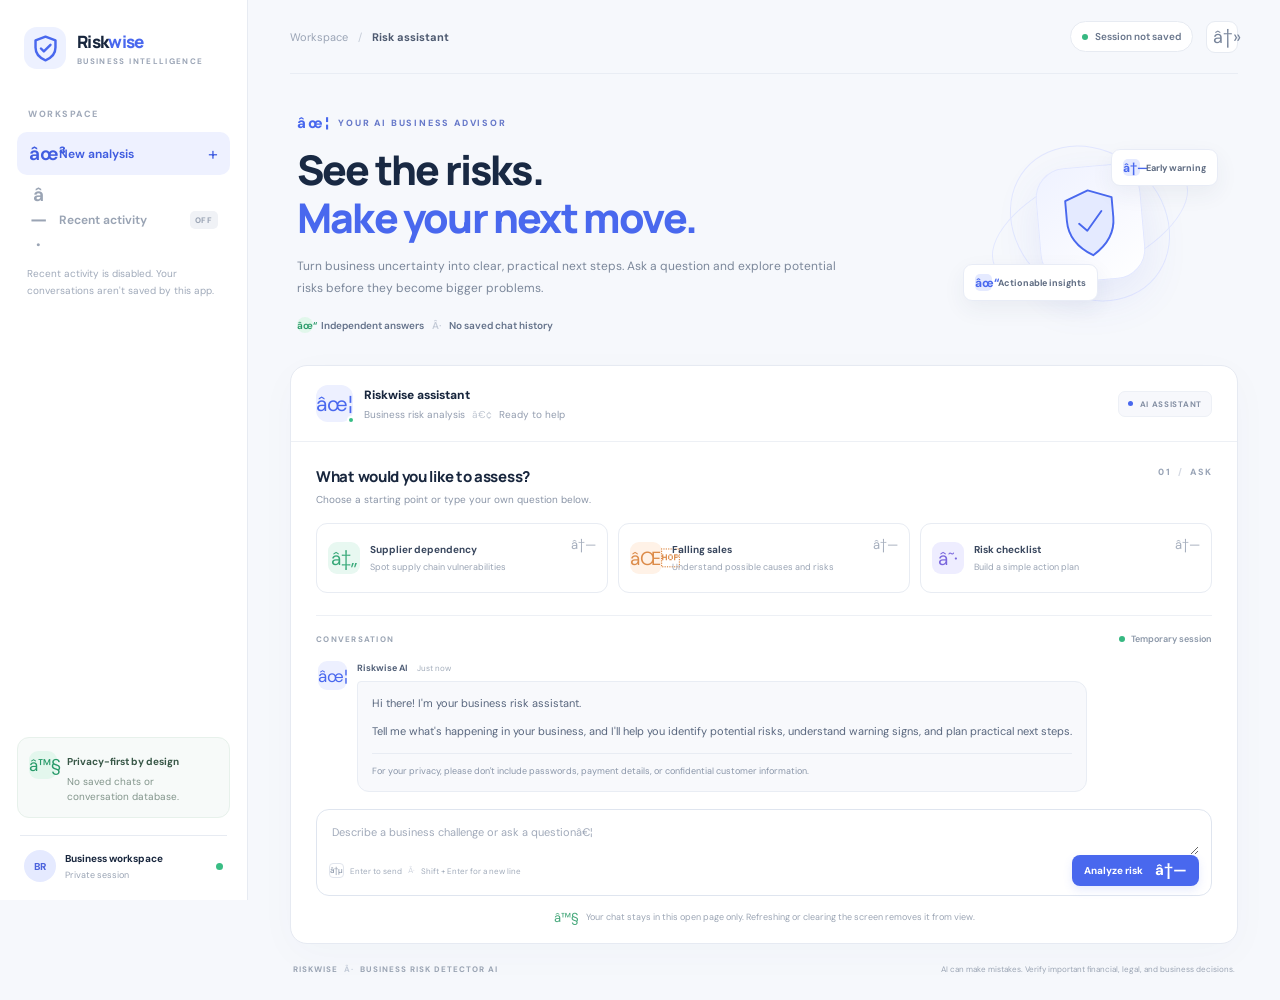
<file: business-risk-detector-ai/docs/index.html>
<!doctype html>
<html lang="en">
<head>
  <meta charset="utf-8">
  <meta name="viewport" content="width=device-width, initial-scale=1">
  <meta name="theme-color" content="#f6f8fc">
  <meta name="description" content="A privacy-conscious AI assistant to help small businesses identify and reduce potential risks.">
  <title>Business Risk Detector AI</title>
  <link rel="preconnect" href="https://fonts.googleapis.com">
  <link rel="preconnect" href="https://fonts.gstatic.com" crossorigin>
  <link href="https://fonts.googleapis.com/css2?family=DM+Sans:wght@400;500;600;700&family=Manrope:wght@400;500;600;700;800&display=swap" rel="stylesheet">
  <link rel="stylesheet" href="styles.css">
</head>
<body>
  <div class="app-shell">
    <aside class="sidebar" aria-label="Main navigation">
      <a class="brand" href="./" aria-label="Business Risk Detector home">
        <span class="brand-icon" aria-hidden="true"><svg viewBox="0 0 32 32"><path d="M16 3 27 7v8c0 7-4.5 11.5-11 14C9.5 26.5 5 22 5 15V7l11-4Z"/><path d="m11 16 3.2 3.2L21.5 12"/></svg></span>
        <span class="brand-name">Risk<span>wise</span><small>BUSINESS INTELLIGENCE</small></span>
      </a>

      <div class="nav-label">WORKSPACE</div>
      <button class="nav-item active" id="newChatBtn" type="button"><span class="nav-icon">âœ³</span> New analysis <span class="plus">+</span></button>
      <div class="nav-item muted-nav"><span class="nav-icon">â—·</span> Recent activity <span class="private-tag">OFF</span></div>
      <p class="sidebar-note">Recent activity is disabled. Your conversations aren't saved by this app.</p>

      <div class="sidebar-bottom">
        <div class="privacy-card"><div class="privacy-icon">â™§</div><div><strong>Privacy-first by design</strong><p>No saved chats or conversation database.</p></div></div>
        <div class="profile"><div class="profile-avatar">BR</div><div class="profile-copy"><strong>Business workspace</strong><span>Private session</span></div><span class="online-dot" title="Ready"></span></div>
      </div>
    </aside>

    <main class="main-content">
      <header class="topbar">
        <div class="breadcrumb"><span>Workspace</span><span class="crumb-slash">/</span><strong>Risk assistant</strong></div>
        <div class="topbar-right"><span class="secure-pill"><span class="secure-dot"></span> Session not saved</span><button class="icon-button" id="clearBtn" type="button" aria-label="Clear current conversation" title="Clear screen">â†»</button></div>
      </header>

      <section class="welcome-section">
        <div class="welcome-copy">
          <div class="eyebrow"><span class="sparkle">âœ¦</span> YOUR AI BUSINESS ADVISOR</div>
          <h1>See the risks.<br><span>Make your next move.</span></h1>
          <p class="welcome-description">Turn business uncertainty into clear, practical next steps. Ask a question and explore potential risks before they become bigger problems.</p>
          <div class="trust-row"><span>âœ“</span> Independent answers <span class="trust-separator">Â·</span> No saved chat history</div>
        </div>
        <div class="hero-art" aria-hidden="true">
          <div class="orbit orbit-one"></div><div class="orbit orbit-two"></div>
          <div class="hero-shield"><svg viewBox="0 0 120 140"><path d="M60 8 103 24v37c0 30-18 52-43 67C35 113 17 91 17 61V24L60 8Z"/><path d="m39 68 14 14 29-34"/></svg></div>
          <span class="float-chip chip-top"><span>â†—</span> Early warning</span><span class="float-chip chip-bottom"><span>âœ“</span> Actionable insights</span>
        </div>
      </section>

      <section class="chat-card" aria-label="Business risk chat">
        <div class="chat-card-header"><div class="assistant-heading"><div class="assistant-avatar"><span>âœ¦</span><i></i></div><div><h2>Riskwise assistant</h2><p>Business risk analysis <span class="header-dot">â€¢</span> Ready to help</p></div></div><div class="model-badge"><span></span> AI ASSISTANT</div></div>

        <div class="chat-content">
          <div class="section-title"><div><h3>What would you like to assess?</h3><p>Choose a starting point or type your own question below.</p></div><span class="step-count">01 <i>/</i> ASK</span></div>
          <div class="prompt-grid" id="suggestions">
            <button class="prompt-card" type="button" data-prompt="My small shop depends on one supplier. What risks should I check and how can I reduce them?"><span class="prompt-icon supplier-icon">â‡„</span><span class="prompt-text"><strong>Supplier dependency</strong><small>Spot supply chain vulnerabilities</small></span><span class="prompt-arrow">â†—</span></button>
            <button class="prompt-card" type="button" data-prompt="My business sales have fallen by 20% this month. Help me identify possible risks, warning signs, and next steps."><span class="prompt-icon sales-icon">âŒ</span><span class="prompt-text"><strong>Falling sales</strong><small>Understand possible causes and risks</small></span><span class="prompt-arrow">â†—</span></button>
            <button class="prompt-card" type="button" data-prompt="Create a practical risk checklist for a small online store, covering payments, customers, suppliers, cybersecurity, and operations."><span class="prompt-icon checklist-icon">â˜·</span><span class="prompt-text"><strong>Risk checklist</strong><small>Build a simple action plan</small></span><span class="prompt-arrow">â†—</span></button>
          </div>

          <div class="conversation-label"><span>CONVERSATION</span><span class="ephemeral"><span></span> Temporary session</span></div>
          <div id="messages" class="messages" aria-live="polite" aria-relevant="additions text">
            <article class="message assistant"><div class="message-avatar">âœ¦</div><div class="message-body"><div class="message-meta"><strong>Riskwise AI</strong><time>Just now</time></div><div class="bubble"><p>Hi there! I'm your business risk assistant.</p><p>Tell me what's happening in your business, and I'll help you identify potential risks, understand warning signs, and plan practical next steps.</p><p class="message-tip">For your privacy, please don't include passwords, payment details, or confidential customer information.</p></div></div></article>
          </div>

          <form id="chatForm" class="composer"><label class="sr-only" for="messageInput">Ask a business risk question</label><textarea id="messageInput" rows="1" maxlength="8000" placeholder="Describe a business challenge or ask a questionâ€¦" required></textarea><div class="composer-footer"><span class="input-hint"><span>â†µ</span> Enter to send <span class="hint-divider">Â·</span> Shift + Enter for a new line</span><button id="sendBtn" class="send-button" type="submit"><span>Analyze risk</span><span class="send-icon">â†—</span></button></div></form>
          <div class="privacy-footnote"><span>â™§</span> Your chat stays in this open page only. Refreshing or clearing the screen removes it from view.</div>
        </div>
      </section>
      <footer class="page-footer"><span>RISKWISE <b>Â·</b> BUSINESS RISK DETECTOR AI</span><span>AI can make mistakes. Verify important financial, legal, and business decisions.</span></footer>
    </main>
  </div>
  <script src="app.js"></script>
</body>
</html>
</file>
<file: business-risk-detector-ai/docs/styles.css>
:root{color-scheme:light;--ink:#18263d;--muted:#7d899c;--line:#e7ebf2;--paper:#fff;--bg:#f6f8fc;--blue:#4968ee;--blue-dark:#3552d7;--mint:#c8f4df;--font:'DM Sans',-apple-system,BlinkMacSystemFont,'Segoe UI',sans-serif;--display:'Manrope','DM Sans',sans-serif}
*{box-sizing:border-box}html{min-width:320px}body{margin:0;min-height:100vh;background:var(--bg);color:var(--ink);font-family:var(--font);font-size:14px;-webkit-font-smoothing:antialiased}button,textarea{font:inherit}button{cursor:pointer}button:focus-visible,textarea:focus-visible{outline:3px solid #9baafc;outline-offset:3px}.app-shell{min-height:100vh;display:grid;grid-template-columns:248px minmax(0,1fr)}.sidebar{position:sticky;top:0;height:100vh;background:#fff;border-right:1px solid var(--line);padding:27px 17px 18px;display:flex;flex-direction:column}.brand{display:flex;align-items:center;gap:11px;padding:0 7px 39px;text-decoration:none;color:var(--ink)}.brand-icon{width:42px;height:42px;border-radius:13px;background:#edf1ff;display:grid;place-items:center}.brand-icon svg{width:29px;fill:none;stroke:var(--blue);stroke-width:2.7;stroke-linecap:round;stroke-linejoin:round}.brand-name{font:800 17px var(--display);letter-spacing:-.7px}.brand-name>span{color:var(--blue)}.brand-name small{display:block;margin-top:3px;color:#9ba5b6;font:700 8px var(--font);letter-spacing:1.35px}.nav-label{font-size:9px;font-weight:800;letter-spacing:1.5px;color:#a1aaba;padding:0 11px 12px}.nav-item{display:flex;align-items:center;gap:12px;min-height:43px;padding:0 12px;border:0;border-radius:10px;text-align:left;color:#536179;background:transparent;font-size:12px;font-weight:650}.nav-item.active{background:#eef1ff;color:#405de0}.nav-icon{font-size:19px;width:18px;text-align:center}.plus{margin-left:auto;font-size:18px;font-weight:400}.muted-nav{margin-top:7px;color:#9aa4b4;cursor:default}.private-tag{margin-left:auto;font-size:8px;font-weight:800;letter-spacing:.8px;border-radius:5px;padding:4px 5px;background:#f0f2f6;color:#9ba5b5}.sidebar-note{margin:8px 10px;color:#a0aaba;font-size:10px;line-height:1.7}.sidebar-bottom{margin-top:auto}.privacy-card{display:flex;gap:10px;padding:13px 11px;background:#f7faf9;border:1px solid #e7f1eb;border-radius:12px}.privacy-icon{display:grid;place-items:center;flex:0 0 28px;width:28px;height:28px;border-radius:9px;background:#e3f7ed;color:#279a69;font-size:17px}.privacy-card strong{font-size:10px;color:#385747}.privacy-card p{margin:5px 0 0;font-size:10px;line-height:1.5;color:#82958b}.profile{display:flex;align-items:center;gap:9px;margin:17px 3px 0;padding:14px 4px 0;border-top:1px solid var(--line)}.profile-avatar{width:32px;height:32px;border-radius:50%;background:#e5eaff;color:#4c63dc;display:grid;place-items:center;font-size:10px;font-weight:800}.profile-copy{display:flex;flex-direction:column;gap:4px;min-width:0}.profile-copy strong{font-size:10px}.profile-copy span{font-size:9px;color:#9aa4b4}.online-dot{margin-left:auto;width:7px;height:7px;background:#39bd84;border-radius:50%}.main-content{min-width:0;max-width:1600px;width:100%;margin:0 auto;padding:0 42px 24px}.topbar{height:74px;border-bottom:1px solid #e9edf4;display:flex;align-items:center;justify-content:space-between}.breadcrumb{display:flex;gap:10px;align-items:center;color:#9aa4b5;font-size:11px}.crumb-slash{color:#c5ccd8}.breadcrumb strong{font-weight:700;color:#4e5a70}.topbar-right{display:flex;align-items:center;gap:13px}.secure-pill{display:flex;align-items:center;gap:7px;background:#fff;border:1px solid #e7ebf2;border-radius:30px;padding:8px 11px;color:#68758b;font-size:10px;font-weight:600}.secure-dot,.ephemeral span{width:6px;height:6px;border-radius:50%;background:#36b881}.icon-button{width:32px;height:32px;border:1px solid var(--line);border-radius:9px;background:#fff;color:#77849a;font-size:18px}.icon-button:hover{color:var(--blue);border-color:#c7d0ff}.welcome-section{display:flex;align-items:center;justify-content:space-between;gap:25px;padding:39px 7px 32px}.welcome-copy{max-width:600px}.eyebrow{display:flex;align-items:center;gap:8px;color:#6678c9;font-size:9px;letter-spacing:1.8px;font-weight:800}.sparkle{font-size:15px;color:var(--blue)}h1{font:800 clamp(32px,3.2vw,43px)/1.17 var(--display);letter-spacing:-1.8px;margin:13px 0 13px;color:#192943}h1 span{color:var(--blue)}.welcome-description{max-width:540px;margin:0;color:#7b879a;font-size:12px;line-height:1.85}.trust-row{display:flex;align-items:center;gap:8px;margin-top:18px;font-size:10px;color:#64728a;font-weight:600}.trust-row>span:first-child{width:16px;height:16px;display:grid;place-items:center;background:#e1f7eb;border-radius:50%;color:#279968;font-size:10px}.trust-separator{color:#c5ccd8}.hero-art{position:relative;flex:0 0 230px;height:170px;display:grid;place-items:center;margin-right:26px}.orbit{position:absolute;border:1px solid #e2e7ff;border-radius:50%;transform:rotate(-24deg)}.orbit-one{width:210px;height:100px}.orbit-two{width:170px;height:145px;transform:rotate(40deg)}.hero-shield{width:105px;height:115px;display:grid;place-items:center;background:linear-gradient(145deg,#eff2ff,#fff);border:1px solid #e2e7ff;border-radius:30px;box-shadow:0 16px 45px #455ce51a;transform:rotate(-5deg);z-index:1}.hero-shield svg{width:65px;fill:#e4eaff;stroke:var(--blue);stroke-width:3.5;stroke-linecap:round;stroke-linejoin:round}.hero-shield svg path:last-child{fill:none}.float-chip{position:absolute;z-index:2;display:flex;align-items:center;gap:6px;padding:9px 11px;background:#fff;border:1px solid #e8ecf6;border-radius:9px;box-shadow:0 8px 22px #2c3c6710;font-size:9px;color:#5f6c82;font-weight:700;white-space:nowrap}.float-chip span{display:grid;place-items:center;width:17px;height:17px;border-radius:5px;background:#e5eaff;color:var(--blue);font-size:12px}.chip-top{top:11px;right:-13px}.chip-bottom{bottom:7px;left:-12px}.chat-card{background:#fff;border:1px solid #e6eaf2;border-radius:17px;box-shadow:0 10px 40px #253b6607;overflow:hidden}.chat-card-header{display:flex;align-items:center;justify-content:space-between;padding:19px 25px;border-bottom:1px solid #edf0f5}.assistant-heading{display:flex;align-items:center;gap:11px}.assistant-avatar{position:relative;display:grid;place-items:center;width:37px;height:37px;border-radius:12px;background:#edf0ff;color:var(--blue);font-size:21px}.assistant-avatar i{position:absolute;width:8px;height:8px;right:-2px;bottom:-2px;border:2px solid #fff;border-radius:50%;background:#36bd84}.assistant-heading h2{font-size:12px;margin:0 0 5px;font-weight:800}.assistant-heading p{margin:0;color:#939daf;font-size:10px}.header-dot{padding:0 4px;color:#c0c7d2}.model-badge{display:flex;align-items:center;gap:7px;padding:7px 9px;background:#f7f8fc;border:1px solid #edf0f6;border-radius:7px;color:#8590a4;font-size:8px;font-weight:800;letter-spacing:.7px}.model-badge span{width:5px;height:5px;border-radius:50%;background:var(--blue)}.chat-content{padding:24px 25px 17px}.section-title{display:flex;align-items:flex-start;justify-content:space-between;gap:10px}.section-title h3{margin:0 0 6px;font:750 15px var(--display);letter-spacing:-.3px}.section-title p{margin:0;color:#8a95a7;font-size:10px}.step-count{color:#9aa5b7;font-size:9px;letter-spacing:1.2px;font-weight:800;white-space:nowrap}.step-count i{font-style:normal;color:#d3d8e2;margin:0 4px}.prompt-grid{display:grid;grid-template-columns:repeat(3,minmax(0,1fr));gap:10px;margin:17px 0 22px}.prompt-card{display:flex;align-items:center;gap:10px;min-width:0;min-height:70px;padding:12px 11px;background:#fff;border:1px solid #e8ecf3;border-radius:11px;text-align:left;transition:border-color .18s,transform .18s,box-shadow .18s}.prompt-card:hover{border-color:#bfcaff;box-shadow:0 7px 18px #435ee90c;transform:translateY(-1px)}.prompt-icon{flex:0 0 32px;width:32px;height:32px;display:grid;place-items:center;border-radius:9px;font-size:19px}.supplier-icon{background:#e8f8f1;color:#36a878}.sales-icon{background:#fff2e7;color:#dc8b49}.checklist-icon{background:#eeedff;color:#7966dd}.prompt-text{display:flex;flex-direction:column;gap:5px;min-width:0}.prompt-text strong{font-size:10px;color:#39475e;white-space:nowrap}.prompt-text small{font-size:9px;line-height:1.4;color:#9aa4b4}.prompt-arrow{margin-left:auto;align-self:flex-start;color:#a4adbc;font-size:13px}.conversation-label{display:flex;align-items:center;justify-content:space-between;border-top:1px solid #edf0f5;padding-top:17px;margin-bottom:15px;color:#9ca6b5;font-size:8px;font-weight:800;letter-spacing:1.25px}.ephemeral{display:flex;align-items:center;gap:6px;font-size:9px;font-weight:600;letter-spacing:0;color:#8b97a8}.messages{display:flex;flex-direction:column;gap:16px;min-height:105px;max-height:350px;overflow-y:auto;padding:1px 2px 17px;scrollbar-color:#d9dfeb transparent;scrollbar-width:thin}.message{display:flex;align-items:flex-start;gap:10px;max-width:94%}.message.user{align-self:flex-end;flex-direction:row-reverse}.message-avatar{flex:0 0 29px;width:29px;height:29px;display:grid;place-items:center;border-radius:9px;background:#edf0ff;color:var(--blue);font-size:17px}.message.user .message-avatar{background:#e5f4ec;color:#25865e;font-size:9px;font-weight:800}.message-body{min-width:0;max-width:100%}.message-meta{display:flex;align-items:center;gap:9px;margin:1px 0 7px;font-size:9px}.message-meta strong{color:#526078}.message-meta time{color:#a3adbb;font-size:8px}.message.user .message-meta{justify-content:flex-end}.bubble{padding:12px 14px;border:1px solid #e9edf4;border-radius:4px 12px 12px 12px;background:#f8f9fc;color:#59677e;font-size:11px;line-height:1.8;overflow-wrap:anywhere}.message.user .bubble{border-radius:12px 4px 12px 12px;background:#eef1ff;border-color:#e1e6ff;color:#344b9f}.bubble p{margin:0 0 8px;white-space:pre-wrap}.bubble p:last-child{margin-bottom:0}.message-tip{margin-top:11px!important;padding-top:9px;border-top:1px solid #e8ecf3;color:#8995a8;font-size:9px}.composer{border:1px solid #dfe5ef;border-radius:13px;padding:11px 12px 9px;background:#fff;transition:border-color .2s,box-shadow .2s}.composer:focus-within{border-color:#aebcff;box-shadow:0 0 0 3px #526af00b}textarea{display:block;width:100%;min-height:34px;max-height:130px;resize:vertical;border:0;outline:0!important;background:transparent;color:#33425a;padding:3px 3px 8px;font-size:11px;line-height:1.6}textarea::placeholder{color:#a1aaba}.composer-footer{display:flex;align-items:center;justify-content:space-between;gap:10px}.input-hint{color:#a2acbb;font-size:8px}.input-hint>span:first-child{display:inline-grid;place-items:center;width:15px;height:15px;border:1px solid #e1e5ed;border-radius:4px;color:#7c899e;margin-right:4px}.hint-divider{padding:0 4px;color:#d0d5df}.send-button{display:flex;align-items:center;gap:12px;padding:9px 12px;border:0;border-radius:8px;background:var(--blue);color:white;font-size:10px;font-weight:750;box-shadow:0 4px 10px #4968ee22;transition:background .15s}.send-button:hover{background:var(--blue-dark)}.send-button:disabled{opacity:.6;cursor:wait}.send-icon{font-size:15px;line-height:10px}.privacy-footnote{display:flex;align-items:center;justify-content:center;gap:7px;margin-top:13px;color:#9ba5b4;font-size:9px}.privacy-footnote span{font-size:13px;color:#46a87b}.page-footer{display:flex;justify-content:space-between;gap:15px;padding:19px 3px 0;color:#9ba5b4;font-size:8px;line-height:1.6}.page-footer span:first-child{font-weight:800;letter-spacing:1px;white-space:nowrap}.page-footer b{color:#c3cbd8;margin:0 3px}.sr-only{position:absolute;width:1px;height:1px;padding:0;margin:-1px;overflow:hidden;clip:rect(0,0,0,0);white-space:nowrap;border:0}[hidden]{display:none!important}
@media(min-width:1500px){.main-content{padding-left:58px;padding-right:58px}.welcome-section{padding-top:48px;padding-bottom:40px}.chat-content{padding:28px 30px 20px}.prompt-card{min-height:78px}.prompt-text strong{font-size:11px}.prompt-text small{font-size:10px}}
@media(max-width:1100px){.app-shell{grid-template-columns:215px minmax(0,1fr)}.main-content{padding-left:25px;padding-right:25px}.hero-art{flex-basis:185px;margin-right:8px}.chip-top{right:-6px}.prompt-card{gap:7px;padding:10px 8px}.prompt-icon{flex-basis:28px;width:28px;height:28px}.prompt-text strong{white-space:normal}}
@media(max-width:780px){.app-shell{grid-template-columns:1fr}.sidebar{position:static;height:auto;padding:13px 18px;border-right:0;border-bottom:1px solid var(--line);flex-direction:row;align-items:center;gap:16px}.brand{padding:0}.brand-icon{width:36px;height:36px}.brand-name{font-size:15px}.brand-name small{font-size:7px}.nav-label,.nav-item,.sidebar-note,.sidebar-bottom{display:none}.main-content{padding:0 20px 22px}.topbar{height:58px}.welcome-section{padding:30px 3px 24px}.hero-art{flex-basis:145px;transform:scale(.85);transform-origin:center right;margin-left:-10px;margin-right:-5px}.welcome-description{font-size:11px}.chat-content{padding:20px 17px 15px}.chat-card-header{padding:16px 17px}}
@media(max-width:570px){.main-content{padding-left:12px;padding-right:12px}.breadcrumb{font-size:10px}.secure-pill{font-size:9px;padding:7px 8px}.welcome-section{padding-top:27px}.hero-art{display:none}h1{font-size:34px;letter-spacing:-1.4px}.welcome-description{max-width:100%}.trust-row{font-size:9px}.prompt-grid{grid-template-columns:1fr;gap:7px;margin:15px 0 19px}.prompt-card{min-height:57px;padding:9px 10px}.prompt-text strong{font-size:10px}.prompt-text small{font-size:9px}.prompt-arrow{align-self:center}.section-title h3{font-size:14px}.section-title p{font-size:9px}.model-badge{font-size:7px;padding:6px}.assistant-heading h2{font-size:11px}.chat-card-header{padding:14px}.chat-content{padding:17px 12px 13px}.input-hint{font-size:0}.input-hint>span:first-child{font-size:9px}.composer{padding:9px}.send-button{gap:7px;padding:9px}.message{max-width:100%}.bubble{font-size:10px}.page-footer{flex-direction:column;gap:5px}.privacy-footnote{text-align:center;line-height:1.6;font-size:8px}.step-count{font-size:8px}}
</file>
